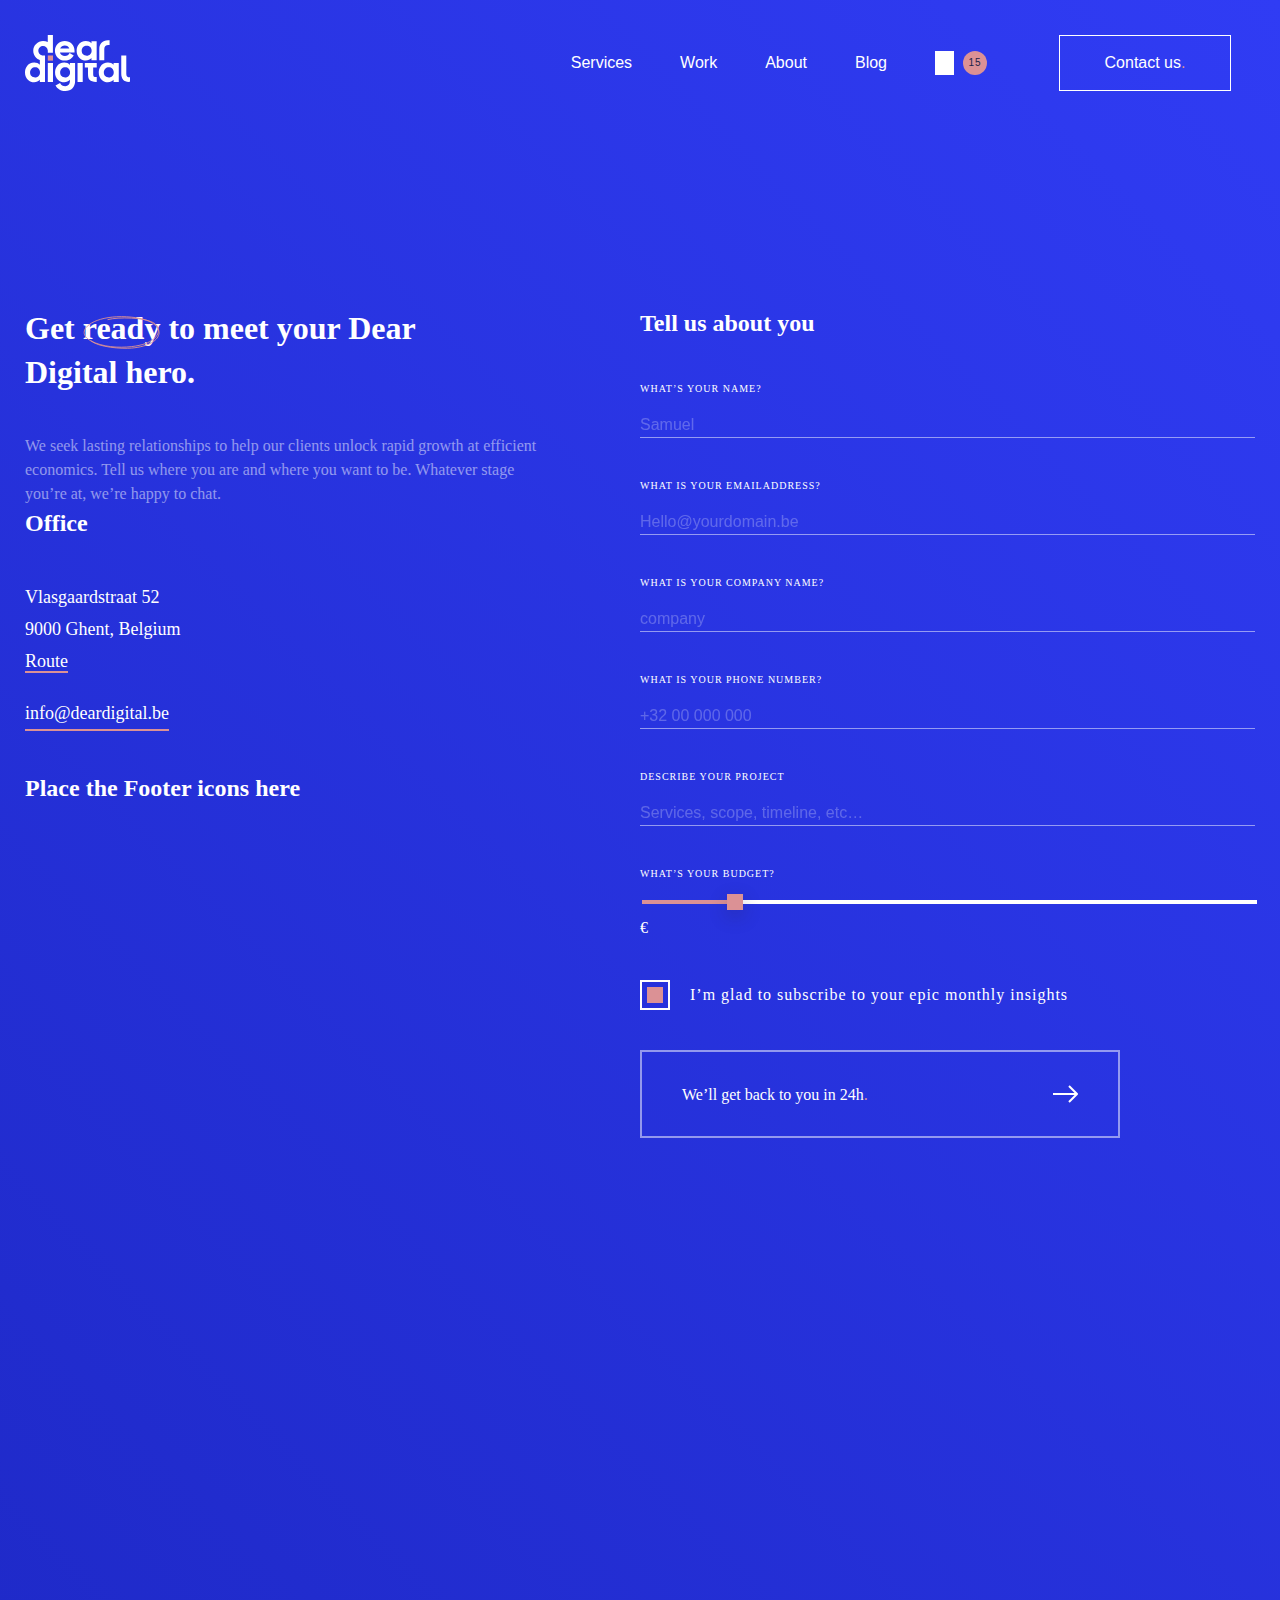
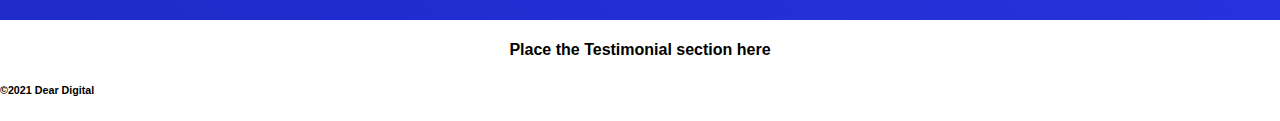
<file: contact.html>
<!-- 05-08-2021 Commit -->
<html>
    <head>
        <title>Dear Digital</title>
        <link href="main.css" rel="stylesheet"></link>

        <script src="https://code.jquery.com/jquery-3.6.0.js" integrity="sha256-H+K7U5CnXl1h5ywQfKtSj8PCmoN9aaq30gDh27Xc0jk=" crossorigin="anonymous"></script>
        <!-- 06-08-2021 Commit -->
        <link href="assets/css/slick.css" rel="stylesheet"></link>
        <script src="assets/js/slick.js"></script>
        <!-- 06-08-2021 Commit Ends -->
        <script>

          $(document).ready(function(){

            //accordion script
            $(".accordion").click(function() {
              console.log("clicked");
              var acc1 = $(this).hasClass('accordion-active')
              console.log(acc1);
              $(".accordion").each(function() {
                $(this).removeClass("accordion-active");
                var panel1 = $(this).next()[0];
                console.log(panel1);
                panel1.classList.remove("panel-max");
              });
              if(acc1) {
                $(this).removeClass("accordion-active")
                var panel2 = $(this).next()[0];
                console.log(panel2);
                panel2.classList.remove("panel-max");
              }
              else {
                $(this).addClass("accordion-active")
                var panel3 = $(this).next()[0];
                console.log(panel3);
                panel3.classList.add("panel-max");
              }
            });

            // Range Slider script
            var slider = document.getElementById("mobileRange");
            var output = document.getElementById("budget");
            output.innerHTML = slider.value;

            slider.oninput = function() {
              output.innerHTML = this.value;
              var value = (this.value-this.min)/(this.max-this.min)*100
              this.style.background = 'linear-gradient(to right, #DB9195 0%, #DB9195 ' + value + '%, #fff ' + value + '%, white 100%)'
          }

        });
        </script>

    </head>
    <body>
      <header class="header">
        <div class="header-wrapper">
          <nav class="left-nav no-t-m">
            <a href="./index.html"><img src="assets/icons/Header-Logo.svg" alt="Header Logo" /></a>
          </nav>
          <nav class="right-nav no-t-m">
            <ul class="header-nav-list header-nav-list-small">
              <!-- 06-08-2021 Commit -->
              <li class="services-dropdown no-m"><a href="./services.html">Services</a>
                <div class="arrow-up"></div>
                <ul class="header-nav-list-sub">
                  <li><a href="./services.html"><img src="assets/icons/sales.svg" alt="sales-logo"> E-commerce Sales</a></li>
                  <li><a href="./services.html"><img src="assets/icons/development.svg" alt="development-logo"> E-commerce Development</a></li>
                </ul>
              </li>
              <li class="no-m"><a href="./work.html">Work</a></li>
              <li class="about-dropdown no-m"><a href="./about.html">About</a>
                <div class="arrow-up"></div>
                <ul class="header-nav-list-sub about-sub-list">
                  <li><a href="./about.html">Our team of experts</a></li>
                  <li><a href="./about.html">Your new career</a></li>
                </ul>
              </li>
              <li class="no-m"><a href="/pages/blog">Blog</a></li>
              <li><a href="./cart.html" class="no-m"><img src="assets/imgs/cart.jpg" alt="cart icon"><span class="cart-item-count">15</span></a></li>
              <!-- 06-08-2021 Commit Ends -->
              <li><a href="#"><button class="no-m">Contact us<span class="pink-dot">.</span></button></a></li>
            </ul>
          </nav>
        </div>
      </header>

      <div class="hero hero-homepage contactpage-hero">
        <div class="container flex-box-1">
          <div class="row middle-section">
            <div class="col-txt-1 t-m-order-1">
              <!-- 06-08-2021 Commit -->
              <h3>Get <span class="scribble-circle">ready</span> to meet your Dear Digital hero.</h3>
              <!-- 06-08-2021 Commit Ends -->
              <p>We seek lasting relationships to help our clients unlock rapid growth at efficient economics. Tell us where you are and where you want to be. Whatever stage you’re at, we’re happy to chat.</p>
              <h4>Office</h4>
              <div class="contact-address">Vlasgaardstraat 52 <br> 9000 Ghent, Belgium <br> <span class="underline-pink">Route</span>  <br>
                <a class="underline-pink" href="mailto:info@deardigital.be">info@deardigital.be</a>
              </div>
              <div class="footer-icons">
                <h4>Place the Footer icons here</h4>
              </div>
            </div>
            <div class="col-txt-1 t-m-order-2">
              <h4>Tell us about you</h4>
              <form id="customer-contact" method="post">
                <label for="CustomerName">What’s your name?</label>
                <input type="text" class="white-border" placeholder="Samuel" name="customer[Name]" id="CustomerName" autocorrect="off" autocapitalize="off" required>
                <label for="CustomerEmail">what is your emailaddress?</label>
                <input type="text" class="white-border" placeholder="Hello@yourdomain.be" name="customer[Email]" id="CustomerEmail" autocorrect="off" autocapitalize="off" required>
                <label for="CustomerCompany">what is your company name?</label>
                <input type="text" class="white-border" placeholder="company" name="customer[Company]" id="CustomerCompany" autocorrect="off" autocapitalize="off" required>
                <label for="CustomerPhone">what is your phone number?</label>
                <input type="text" class="white-border" placeholder="+32 00 000 000" name="customer[Phone]" id="CustomerPhone" autocorrect="off" autocapitalize="off" required>
                <label for="CustomerProject">Describe your project</label>
                <input type="text" class="white-border" placeholder="Services, scope, timeline, etc…" name="customer[Project]" id="CustomerProject" autocorrect="off" autocapitalize="off" required>
                <label for="CustomerBudget">what’s your budget?</label>
                <input type="range" min="1000" max="100000" value="15000" class="slider" id="mobileRange">
		            <p class="amount">€<span id="budget"></span></p>
                <label class="checkbox-container">I’m glad to subscribe to your epic monthly insights
                  <input type="checkbox" checked="checked">
                  <span class="checkmark"></span>
                </label>
                <button class="btn" type="submit">
                  <span>We’ll get back to you in 24h<span class="pink-dot">.</span></span>
                    <img src="assets/icons/arrow-white.svg" alt="white arrow btn"></a>
                </button>
              </form>
            </div>
          </div>
        </div>
      </div>

      <div class="">
        <h4 class="text-center">Place the Testimonial section here</h4>
      </div>

      <footer>
          <h6>©2021 Dear Digital</h6>
      </footer>
    </body>
</html>
</file>
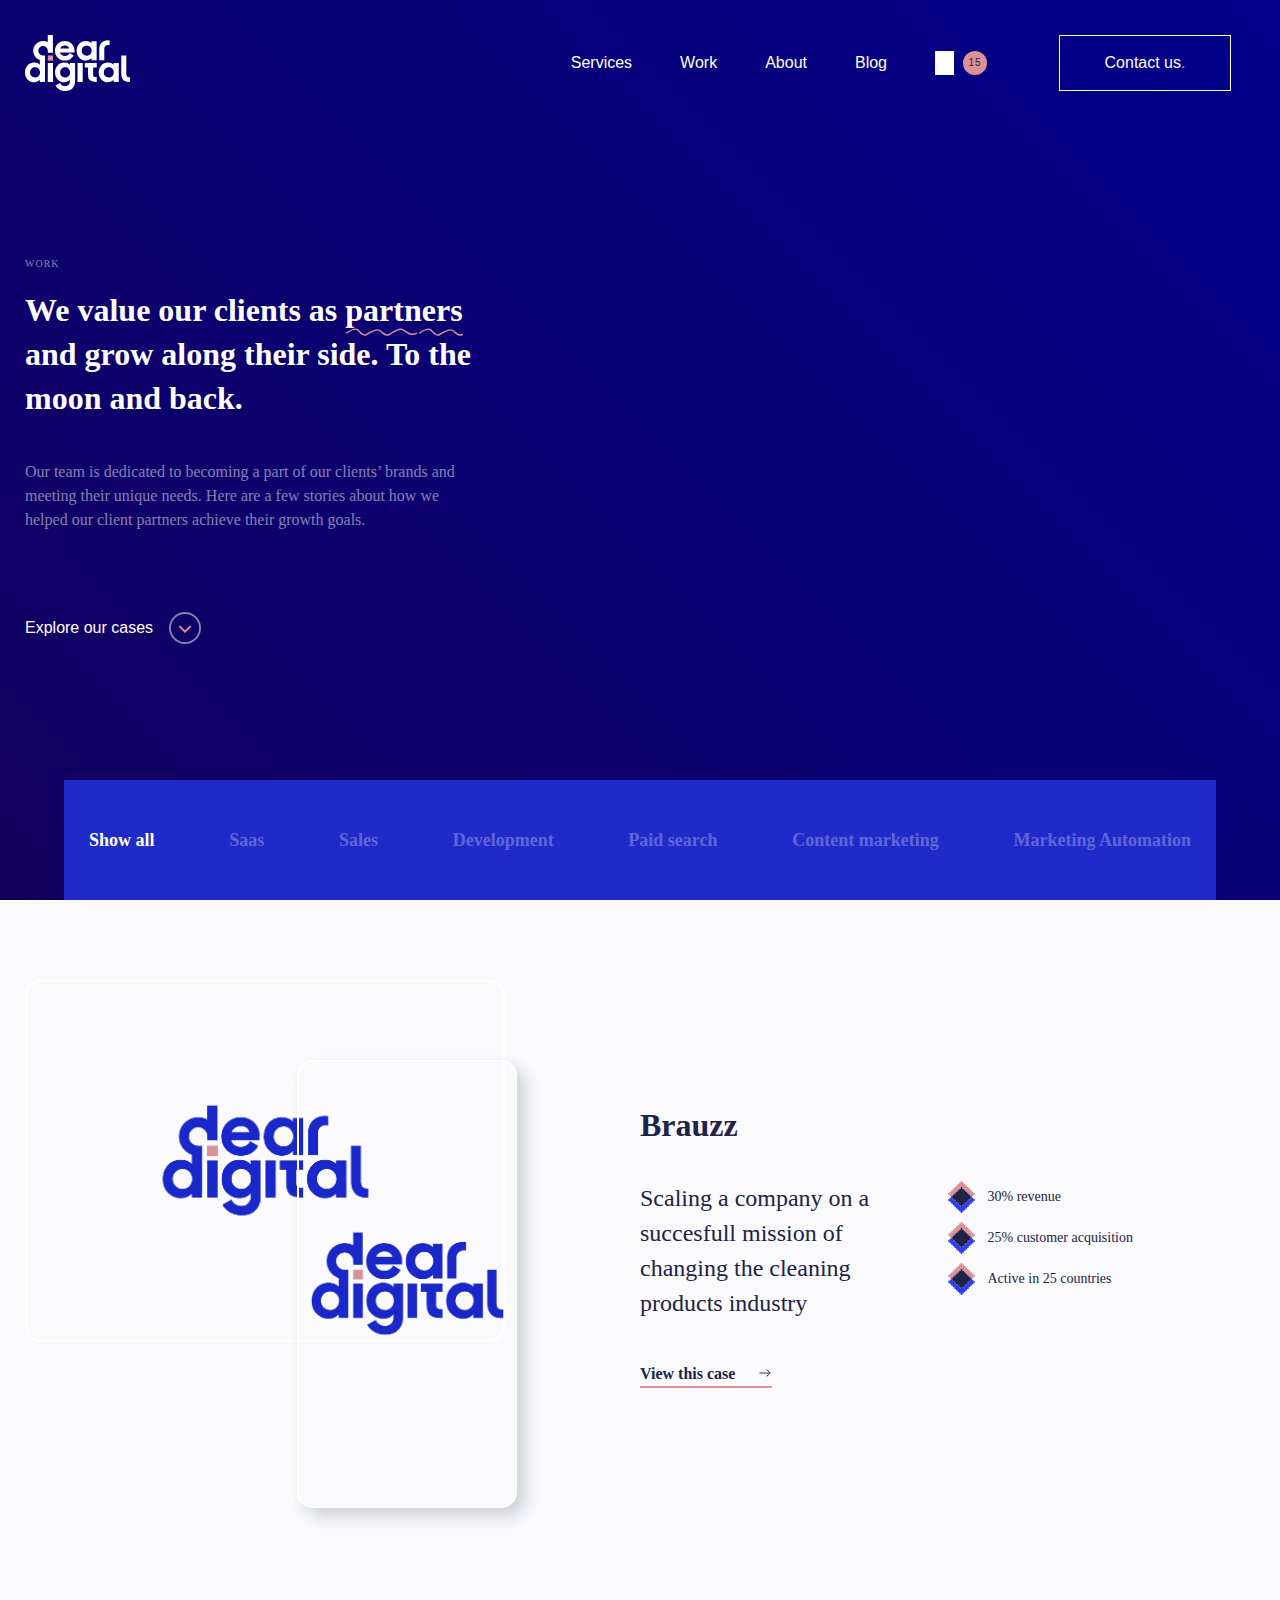
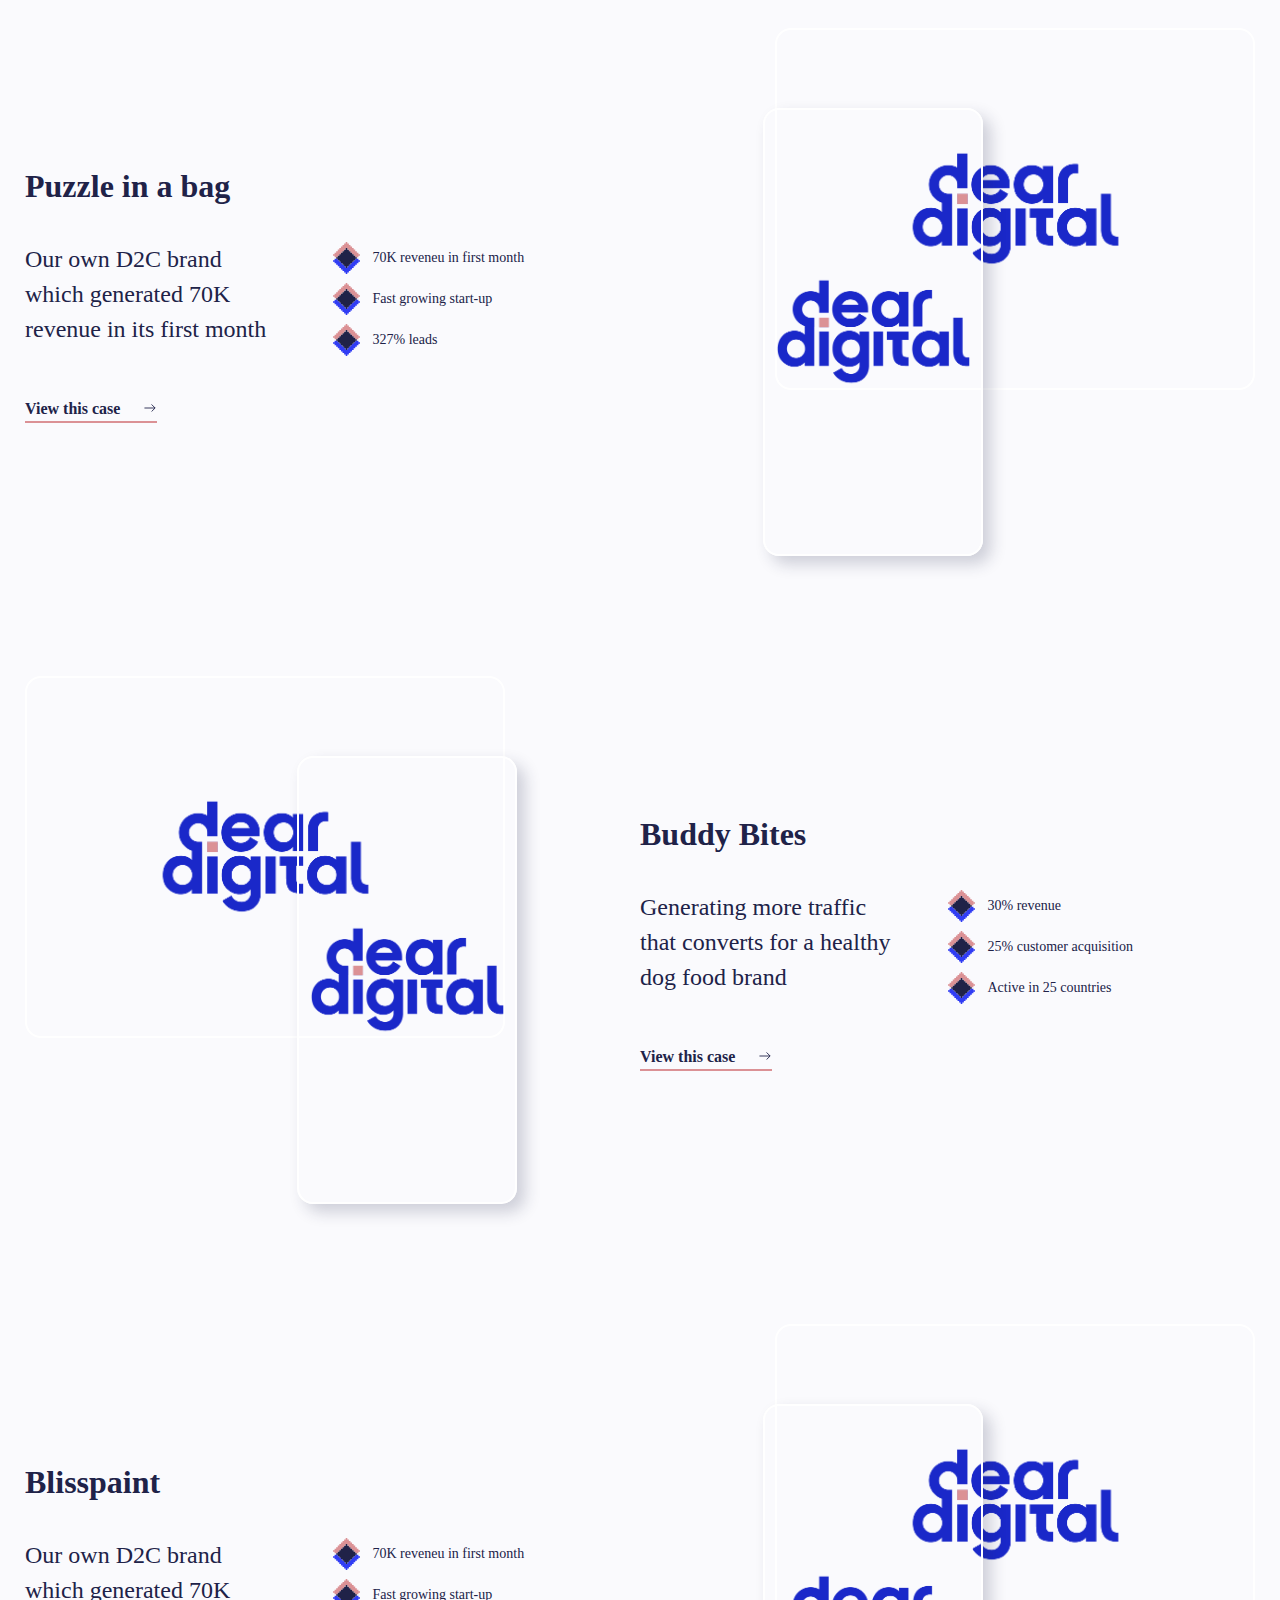
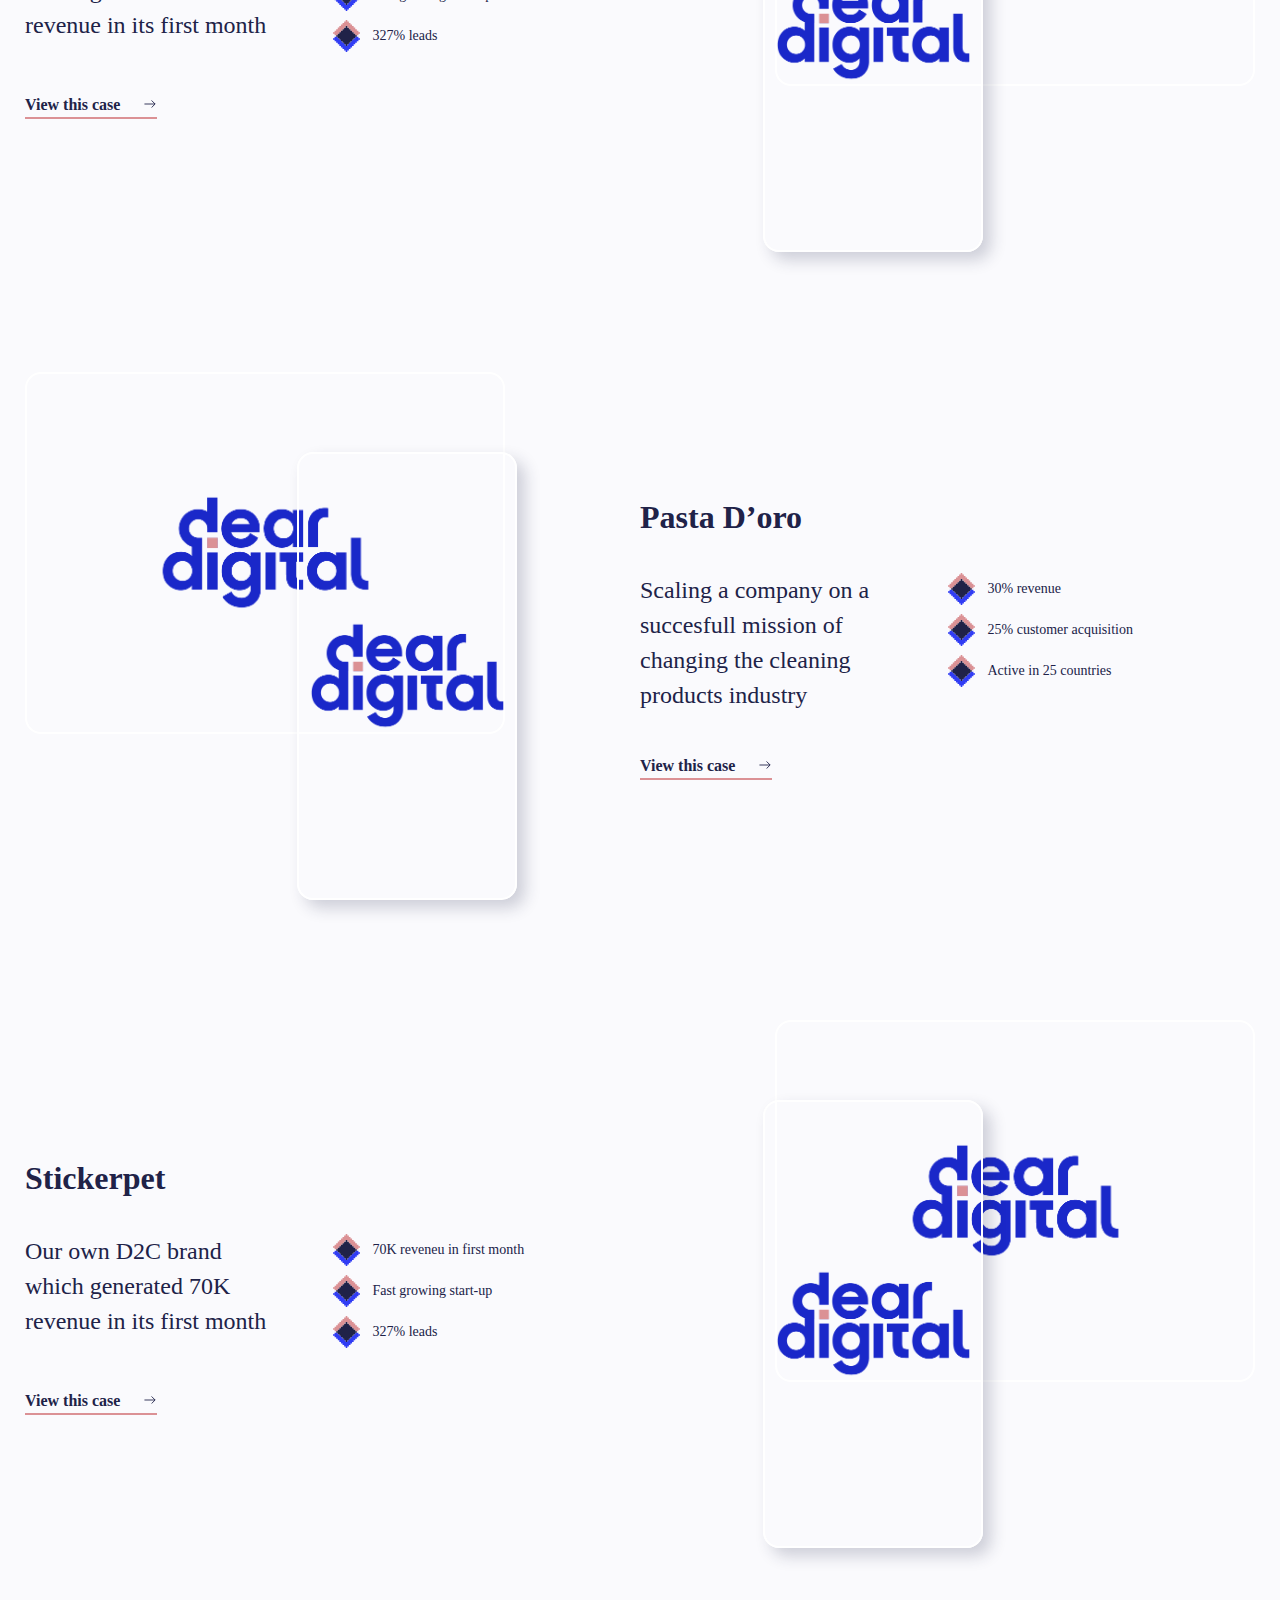
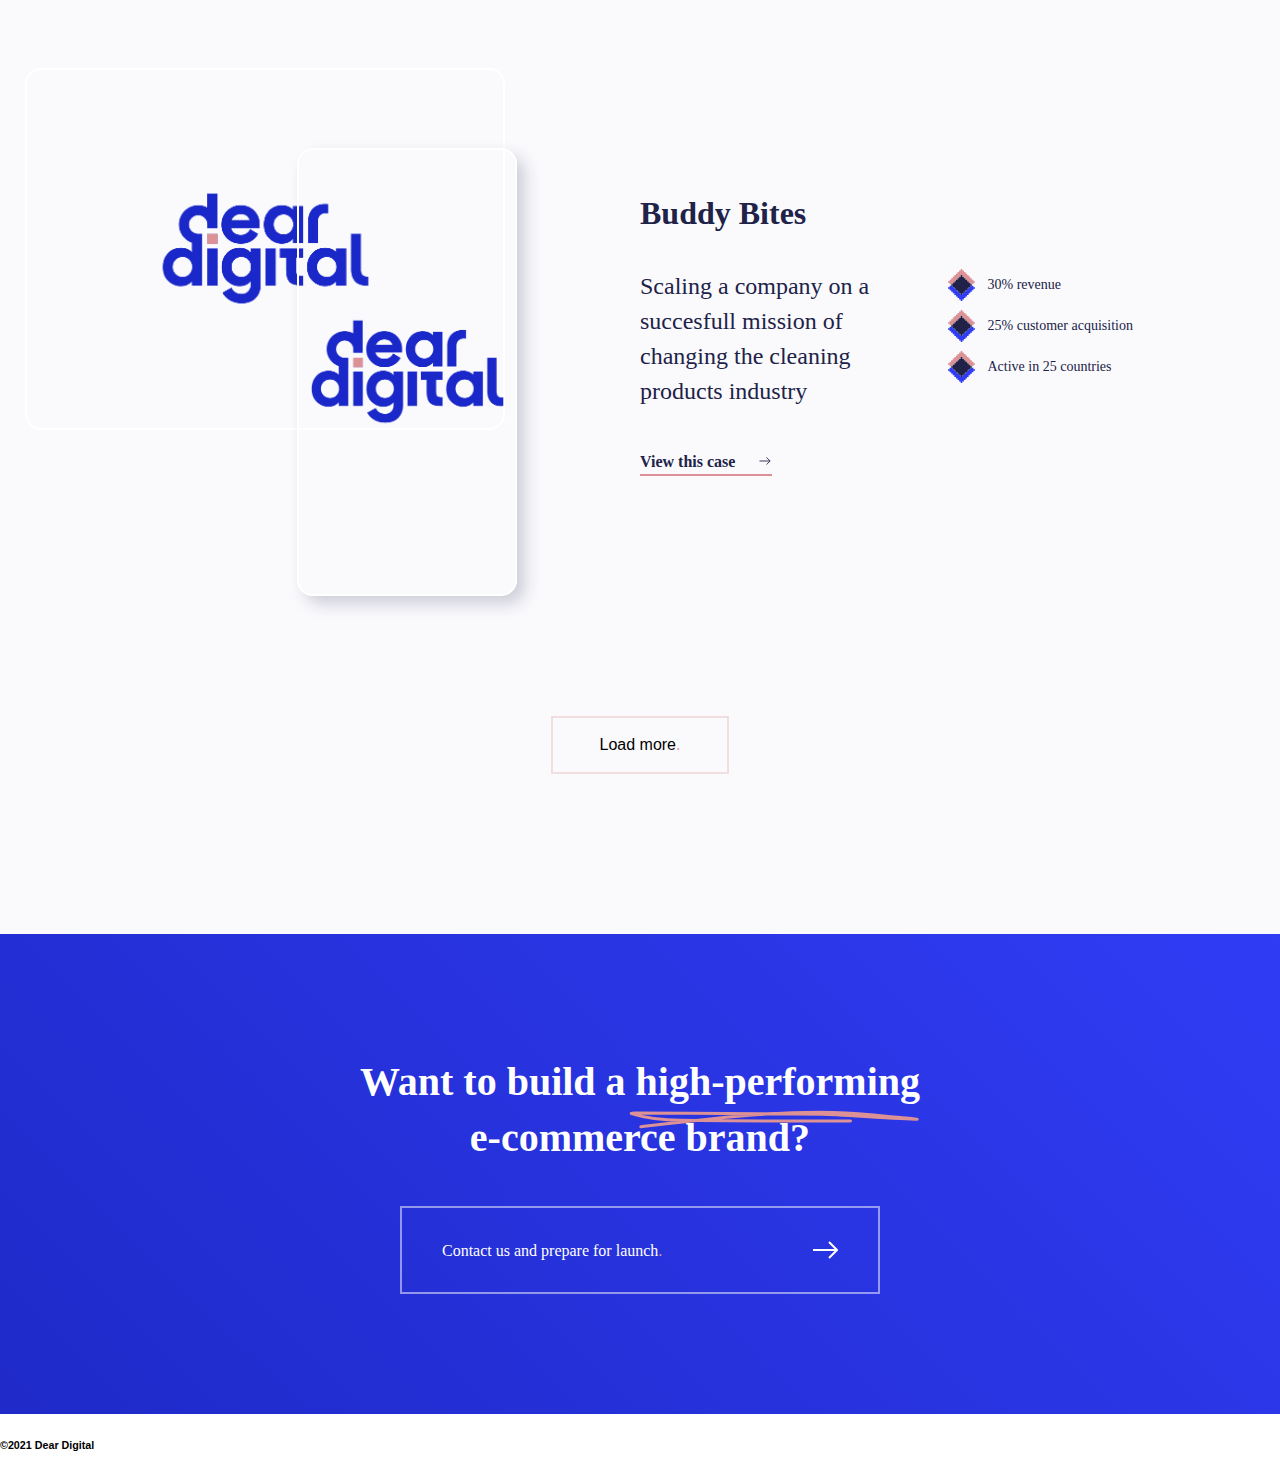
<file: work.html>
<!-- 05-08-2021 Commit -->
<html>
    <head>
        <title>Dear Digital</title>
        <link href="main.css" rel="stylesheet"></link>

        <script src="https://code.jquery.com/jquery-3.6.0.js" integrity="sha256-H+K7U5CnXl1h5ywQfKtSj8PCmoN9aaq30gDh27Xc0jk=" crossorigin="anonymous"></script>
        <script>
        $(document).ready(function () {
          $(".header-link").removeClass("page-selected")
          if(window.location.href.indexOf("work") > -1) {
            // console.log("1");
            $(".header-link").each(function() {
              // console.log("2");
              if($(this).text() == "Work") {
                // console.log("3");
              	$(this).addClass("page-selected");
              }
           });
          }
          if(window.location.href.indexOf("service") > -1) {
            $(".header-link").each(function() {
              if($(this).text() == "service") {
              	$(this).addClass("page-selected");
              }
           });
          }
          if(window.location.href.indexOf("about") > -1) {
            $(".header-link").each(function() {
              if($(this).text() == "about") {
              	$(this).addClass("page-selected");
              }
           });
          }
        });
        </script>
        <script>

          $(document).ready(function(){

            //accordion script
            $(".accordion").click(function() {
              console.log("clicked");
              var acc1 = $(this).hasClass('accordion-active')
              console.log(acc1);
              $(".accordion").each(function() {
                $(this).removeClass("accordion-active");
                var panel1 = $(this).next()[0];
                console.log(panel1);
                panel1.classList.remove("panel-max");
              });
              if(acc1) {
                $(this).removeClass("accordion-active")
                var panel2 = $(this).next()[0];
                console.log(panel2);
                panel2.classList.remove("panel-max");
              }
              else {
                $(this).addClass("accordion-active")
                var panel3 = $(this).next()[0];
                console.log(panel3);
                panel3.classList.add("panel-max");
              }
            });

            // 19-08-2021 Commit
            $(".work-type").click(function() {
              $(".work-type").removeClass("work-selected");
              $(this).addClass("work-selected");
              $(".our-products").removeClass("rev-cols");
              $(".our-products").addClass("no-disp");

              if ($(this).text() == "Show all") {
                $(".our-products").removeClass("no-disp");
              }
              else if ($(this).text() == "Saas") {
                $(".our-products").each(function () {
                  if ($(this).hasClass("Saas")) {
                    $(this).removeClass("no-disp");
                  }
                });
              }
              else if ($(this).text() == "Sales") {
                $(".our-products").each(function () {
                  if ($(this).hasClass("Sales")) {
                    $(this).removeClass("no-disp");
                  }
                });
              }
              else if ($(this).text() == "Development") {
                $(".our-products").each(function () {
                  if ($(this).hasClass("Development")) {
                    $(this).removeClass("no-disp");
                  }
                });
              }
              else if ($(this).text() == "Paid search") {
                $(".our-products").each(function () {
                  if ($(this).hasClass("Paid-search")) {
                    $(this).removeClass("no-disp");
                  }
                });
              }
              else if ($(this).text() == "Content marketing") {
                $(".our-products").each(function () {
                  if ($(this).hasClass("Content-marketing")) {
                    $(this).removeClass("no-disp");
                  }
                });
              }
              else if ($(this).text() == "Marketing Automation") {
                $(".our-products").each(function () {
                  if ($(this).hasClass("Marketing-Automation")) {
                    $(this).removeClass("no-disp");
                  }
                });
              }

              var counter=1;
              $(".our-products:not(.no-disp)").each(function () {
                if(counter % 2 == 0) {
                  $(this).addClass("rev-cols");
                }
                counter=counter+1;
              });
            });
            // 19-08-2021 Commit Ends
        });
        </script>

    </head>
    <body>
      <header class="header">
        <div class="header-wrapper">
          <nav class="left-nav no-t-m">
            <a href="./index.html"><img src="assets/icons/Header-Logo.svg" alt="Header Logo" /></a>
          </nav>
          <nav class="right-nav no-t-m">
            <ul class="header-nav-list header-nav-list-small">
              <!-- 06-08-2021 Commit -->
              <li class="services-dropdown no-m"><a href="./services.html" class="header-link">Services</a>
                <div class="arrow-up"></div>
                <ul class="header-nav-list-sub">
                  <li><a href="./services.html"><img src="assets/icons/sales.svg" alt="sales-logo"> E-commerce Sales</a></li>
                  <li><a href="./services.html"><img src="assets/icons/development.svg" alt="development-logo"> E-commerce Development</a></li>
                </ul>
              </li>
              <li class="no-m"><a href="#" class="header-link">Work</a></li>
              <li class="about-dropdown no-m"><a href="./about.html" class="header-link">About</a>
                <div class="arrow-up"></div>
                <ul class="header-nav-list-sub about-sub-list">
                  <li><a href="./about.html">Our team of experts</a></li>
                  <li><a href="./about.html">Your new career</a></li>
                </ul>
              </li>
              <li class="no-m"><a href="/pages/blog">Blog</a></li>
              <li><a href="./cart.html" class="no-m"><img src="assets/imgs/cart.jpg" alt="cart icon"><span class="cart-item-count">15</span></a></li>
              <!-- 06-08-2021 Commit Ends -->
              <li><a href="./contact.html"><button class="no-m">Contact us<span class="pink-dot">.</span></button></a></li>
            </ul>
          </nav>
        </div>
      </header>

      <div class="hero hero-workpage">
        <div class="container flex-box-1">
          <div class="row middle-section">
            <div class="col-txt-1 t-m-order-2">
              <span class="dear-digital-text">work</span>
              <!-- 06-08-2021 Commit -->
              <h3>We value our clients as <span class="scribble-underline scribble-wave">partners</span> <br> and grow along their side. To the <br> moon and back.</h3>
              <p>Our team is dedicated to becoming a part of our clients’ brands and <br> meeting their unique needs. Here are a few stories about how we <br> helped our client partners achieve their growth goals.</p>
              <!-- 06-08-2021 Commit Ends -->
              <div class="work-explore-link">
                <div class="">
                  <a href="#products-block">Explore our cases <img src="assets/icons/round-button.svg" alt="work explore button"></a>
                </div>
              </div>
            </div>
          </div>
        </div>
        <div class="container">
          <section class="work-section flex-box-1 justify-between">
            <span class="work-type work-selected user-select-none">Show all</span>
            <span class="work-type user-select-none">Saas</span>
            <span class="work-type user-select-none">Sales</span>
            <span class="work-type user-select-none">Development</span>
            <span class="work-type user-select-none">Paid search</span>
            <span class="work-type user-select-none">Content marketing</span>
            <span class="work-type user-select-none">Marketing Automation</span>
          </section>
        </div>
      </div>

      <div class="products-section" id="products-block">
        <div class="container padd-top padd-bottom">
          <!-- 19-08-2021 Commit -->
          <div class="products-wrapper">
            <div class="our-products Saas Paid-search">
              <div class="product-img">
                <img src="assets/imgs/BLUE-ON-WHITE-BG-01.png" class="product-desktop-img" alt="product desktop image">
                <img src="assets/imgs/BLUE-ON-WHITE-BG-01.png" class="product-mobile-img" alt="product mobile image">
              </div>
              <div class="product-contents">
                <h3 class="product-heading">Brauzz</h3>
                <div class="product-desc">
                  <p>Scaling a company on a  succesfull mission of changing the cleaning products industry</p>
                  <ul class="product-list">
                    <li>30% revenue</li>
                    <li>25% customer acquisition</li>
                    <li>Active in 25 countries</li>
                  </ul>
                </div>
                <a href="#" class="product-link"><span>View this case</span> <img src="assets/icons/right-arrow.svg" alt="right arrow btn"></a>
              </div>
            </div>

            <div class="our-products rev-cols Saas Sales">
              <div class="product-img">
                <img src="assets/imgs/BLUE-ON-WHITE-BG-01.png" class="product-mobile-img" alt="product mobile image">
                <img src="assets/imgs/BLUE-ON-WHITE-BG-01.png" class="product-desktop-img" alt="product desktop image">
              </div>
              <div class="product-contents">
                <h3 class="product-heading">Puzzle in a bag</h3>
                <div class="product-desc">
                  <p>Our own D2C brand <br> which generated 70K <br> revenue in its first month</p>
                  <ul class="product-list">
                    <li>70K reveneu in first month</li>
                    <li>Fast growing start-up</li>
                    <li>327% leads</li>
                  </ul>
                </div>
                <a href="#" class="product-link"><span>View this case</span> <img src="assets/icons/right-arrow.svg" alt="right arrow btn"></a>
              </div>
            </div>

            <div class="our-products Development Content-marketing">
              <div class="product-img">
                <img src="assets/imgs/BLUE-ON-WHITE-BG-01.png" class="product-desktop-img" alt="product desktop image">
                <img src="assets/imgs/BLUE-ON-WHITE-BG-01.png" class="product-mobile-img" alt="product mobile image">
              </div>
              <div class="product-contents">
                <h3 class="product-heading">Buddy Bites</h3>
                <div class="product-desc">
                  <p>Generating more traffic <br> that converts for a healthy <br> dog food brand</p>
                  <ul class="product-list">
                    <li>30% revenue</li>
                    <li>25% customer acquisition</li>
                    <li>Active in 25 countries</li>
                  </ul>
                </div>
                <a href="#" class="product-link"><span>View this case</span> <img src="assets/icons/right-arrow.svg" alt="right arrow btn"></a>
              </div>
            </div>

            <div class="our-products rev-cols Paid-search Marketing-Automation">
              <div class="product-img">
                <img src="assets/imgs/BLUE-ON-WHITE-BG-01.png" class="product-mobile-img" alt="product mobile image">
                <img src="assets/imgs/BLUE-ON-WHITE-BG-01.png" class="product-desktop-img" alt="product desktop image">
              </div>
              <div class="product-contents">
                <h3 class="product-heading">Blisspaint</h3>
                <div class="product-desc">
                  <p>Our own D2C brand <br> which generated 70K <br> revenue in its first month</p>
                  <ul class="product-list">
                    <li>70K reveneu in first month</li>
                    <li>Fast growing start-up</li>
                    <li>327% leads</li>
                  </ul>
                </div>
                <a href="#" class="product-link"><span>View this case</span> <img src="assets/icons/right-arrow.svg" alt="right arrow btn"></a>
              </div>
            </div>

            <div class="our-products Sales Content-marketing">
              <div class="product-img">
                <img src="assets/imgs/BLUE-ON-WHITE-BG-01.png" class="product-desktop-img" alt="product desktop image">
                <img src="assets/imgs/BLUE-ON-WHITE-BG-01.png" class="product-mobile-img" alt="product mobile image">
              </div>
              <div class="product-contents">
                <h3 class="product-heading">Pasta D’oro</h3>
                <div class="product-desc">
                  <p>Scaling a company on a  succesfull mission of changing the cleaning products industry</p>
                  <ul class="product-list">
                    <li>30% revenue</li>
                    <li>25% customer acquisition</li>
                    <li>Active in 25 countries</li>
                  </ul>
                </div>
                <a href="#" class="product-link"><span>View this case</span> <img src="assets/icons/right-arrow.svg" alt="right arrow btn"></a>
              </div>
            </div>

            <div class="our-products rev-cols Development Marketing-Automation">
              <div class="product-img">
                <img src="assets/imgs/BLUE-ON-WHITE-BG-01.png" class="product-mobile-img" alt="product mobile image">
                <img src="assets/imgs/BLUE-ON-WHITE-BG-01.png" class="product-desktop-img" alt="product desktop image">
              </div>
              <div class="product-contents">
                <h3 class="product-heading">Stickerpet</h3>
                <div class="product-desc">
                  <p>Our own D2C brand <br> which generated 70K <br> revenue in its first month</p>
                  <ul class="product-list">
                    <li>70K reveneu in first month</li>
                    <li>Fast growing start-up</li>
                    <li>327% leads</li>
                  </ul>
                </div>
                <a href="#" class="product-link"><span>View this case</span> <img src="assets/icons/right-arrow.svg" alt="right arrow btn"></a>
              </div>
            </div>

            <div class="our-products fade-product Paid-search">
              <div class="product-img Sales Development">
                <img src="assets/imgs/BLUE-ON-WHITE-BG-01.png" class="product-desktop-img" alt="product desktop image">
                <img src="assets/imgs/BLUE-ON-WHITE-BG-01.png" class="product-mobile-img" alt="product mobile image">
              </div>
              <div class="product-contents">
                <h3 class="product-heading">Buddy Bites</h3>
                <div class="product-desc">
                  <p>Scaling a company on a  succesfull mission of changing the cleaning products industry</p>
                  <ul class="product-list">
                    <li>30% revenue</li>
                    <li>25% customer acquisition</li>
                    <li>Active in 25 countries</li>
                  </ul>
                </div>
                <a href="#" class="product-link"><span>View this case</span> <img src="assets/icons/right-arrow.svg" alt="right arrow btn"></a>
              </div>
            </div>

            <div class="articles-end-blur"></div>
          </div>
          <!-- 19-08-2021 Commit Ends -->

          <div class="load-more-btn marg-bottom">Load more<span class="pink-dot">.</span>
          </div>

        </div>
      </div>

      <div class="hero-homepage work-contact-block">
        <div class="container flex-box-1 justify-center contact-us">
          <div class="flex-center">
            <!-- 06-08-2021 Commit -->
            <h3 class="our-services-heading"><span class="scribble-underline scribble-workpage">Want to build a high-performing <br> e-commerce brand?</span></h3>
            <!-- 06-08-2021 Commit Ends -->
            <a href="/" class="btn">
              <span>Contact us and prepare for launch<span class="pink-dot">.</span></span>
              <img src="assets/icons/arrow-white.svg" alt="white arrow btn"></a>
            </a>
          </div>
        </div>
      </div>

      <footer>
          <h6>©2021 Dear Digital</h6>
      </footer>
    </body>
</html>
</file>
<file: main.css>
/* 03-08-2021 Commit */
* {
  outline: none !important;
  box-sizing: border-box;
  opacity: 1;
}
html {
  scroll-behavior: smooth;
}
body {
  background-color: #fff;
  font-family: Poppins,sans-serif;
  font-weight: 400;
  margin: 0;
}
/* 06-08-2021 Commit */
.container {
  display: block;
  position: relative;
  width: 100%;
  max-width: 1650px;
  padding: 0 25px;
  margin: 0 auto;
}
/* 06-08-2021 Commit Ends */
.rel {
  position: relative !important;
}
.text-center {
  text-align: center !important;
}
.justify-center {
  justify-content: center !important;
}
.center-it {
  display: block !important;
  margin: 0 auto !important;
}
.flex-box-1 {
  display: flex;
  height: 100%;
}
.flex-center {
  align-self: center;
}
.no-disp {
  display: none !important;
}

/* Header CSS */
header {
    font-family: Poppins SemiBold,sans-serif;
    background-color: transparent;
    display: block;
    justify-content: space-between;
    align-items: center;
    height: 126px;
    position: absolute;
    z-index: 9;
    width: 100%;
    top: 0;
}
.header-wrapper {
  display: flex;
  position: relative;
  width: 100%;
  height: 126px !important;
  max-width: 1650px;
  padding: 0 25px;
  margin: 0 auto;
}
header nav.left-nav {
    width: 35%;
    text-align: left;
    align-self: center;
}
header nav.left-nav img {
    max-height: 56px;
}
header nav.right-nav {
    width: 65%;
    text-align: right;
    align-self: center;
}
header .header-nav-list {
    list-style: none;
    padding: 0;
    margin: 0;
    display: flex;
    align-items: center;
    justify-content: flex-end;
}
header .header-nav-list li {
    display: inline-flex;
}
header .header-nav-list a, header .header-nav-list button {
    display: flex;
    align-items: center;
    font-weight: 300;
    font-size: 16px;
    margin: 0 24px;
    line-height: 24px;
    color: #fff;
    font-family: Poppins SemiBold,sans-serif;
    text-decoration: none;
    /* text-transform: uppercase; */
    transition: all .4s ease;
}
header .header-nav-list button:last-child {
    margin-right: 0;
}
.pink-dot {
    color: #DB9195;
}
.header-nav-list button {
    display: flex;
    justify-content: center;
    align-items: center;
    width: 172px;
    height: 56px;
    background-color: transparent;
    border: 1px solid #fff;
}
.cart-item-count {
    display: inline-flex;
    justify-content: center;
    align-items: center;
    background-color: #DB9195;
    color: #202248;
    width: 24px;
    height: 24px;
    border-radius: 50%;
    font-size: 10px;
    line-height: 16px;
    text-align: center;
    letter-spacing: 1px;
    margin-left: 9px;
}
/* 06-08-2021 Commit */
.hero {
    height: 56vw;
    width: 100%;
    position: relative;
    overflow: hidden;
    max-height: none;
    background-position: center;
    background-size: cover;
    /* margin-bottom: 80px; */
}
/* 06-08-2021 Commit Ends */
.hero-homepage {
    background: linear-gradient(45deg, #1F2AC9, #303CF4);
}
.hero-heading {
  margin: 0px;
  width: 100%;
  max-width: 800px;
  text-align: left;
  font-family: Poppins SemiBold,sans-serif;
  font-size: 56px;
  line-height: 72px;
  color: #fff;
}

/* 04-08-2021 Commit */
.align-center {
  align-items: center;
}
.flex-column {
  flex-direction: column;
}
.justify-around {
  justify-content: space-around;
}
.justify-between {
  justify-content: space-between;
}
.marg-top {
  margin-top: 80px !important;
}
.marg-bottom {
  margin-bottom: 80px !important;
}
.padd-top {
  padding-top: 80px !important;
}
/* 08-08-2021 Commit */
.padd-bottom {
  padding-bottom: 80px !important;
}
/* 08-08-2021 Commit Ends */
.services-section {
  position: absolute;
  left: 0;
  bottom: 0;
  width: 70vw;
  max-width: 1440px;
  height: 240px;
}
.services-block {
  width: 100%;
  max-width: 680px;
  background-color: #DB9195;
  color: #fff;
  text-decoration: none;
}
.services-block:first-child {
  border-right: 2px solid rgba(255,255,255,0.5);;
}
/* 06-08-2021 Commit */
.services-block .flex-box-1 {
  max-width: 380px;
  margin: 0 auto;
}
.services-heading {
  width: 100%;
  font-family: Poppins SemiBold,sans-serif;
  font-size: 24px;
  line-height: 35px;
  color: #202248;
  text-align: left;
  margin: 0 0 30px;
}
.bullets-pts {
  font-size: 18px;
  margin-right: 8px;
}
.services-text {
  width: 100%;
  text-align: left;
  font-size: 18px;
  line-height: 28px;
  font-family: Poppins SemiBold,sans-serif;
  margin: 0;
}
/* 06-08-2021 Commit */

.services-block .services-heading img {
  margin-left: 12px;
  height: 16px;
}
.explore-link {
  position: absolute;
  right: 25px;
  bottom: 0;
  margin-bottom: 44px;
}
.explore-link a {
  display: flex;
  align-items: center;
  font-family: Poppins SemiBold,sans-serif;
  font-size: 16px;
  line-height: 24px;
  color: #fff;
  margin: 0;
  text-decoration: none;
}
.explore-link img {
  width: 32px;
  height: 32px;
  display: block;
  margin-left: 16px;
}
.blue-background {
    background-color: #2631D4;
}
.pink-background {
    background-color: #DB9195;
}
/* 06-08-2021 Commit */
.middle-section {
    width: 100%;
    padding: 160px 0;
}
/* 06-08-2021 Commit Ends */
.row {
    display: flex;
    justify-content: space-between;
}
.col-img-1 {
    width: 40%;
    align-self: center;
}
.col-img-1 img {
    width: 100%;
    height: 100%;
    object-fit: cover;
    display: block;
}
.col-txt-1 {
    width: 50%;
    align-self: center;
}
.dear-digital-text {
    display: block;
    color: rgba(255,255,255,0.5);
    font-family: Poppins;
    font-size: 10px;
    font-weight: 500;
    letter-spacing: 1px;
    line-height: 16px;
    text-transform: uppercase;
}
/* 06-08-2021 Commit */
.middle-section .col-txt-1 h3 {
    max-width: 800px;
    color: #fff;
    font-family: Poppins;
    font-size: 40px;
    font-weight: 600;
    letter-spacing: 0;
    line-height: 56px;
    margin: 16px 0 40px;
}
.middle-section .col-txt-1 p {
    max-width: 640px;
    color: rgba(255,255,255,0.5);
    font-family: Poppins;
    font-size: 18px;
    letter-spacing: 0;
    line-height: 32px;
    margin: 0;
}
/* 06-08-2021 Commit Ends */
.btn {
    width: 480px;
    height: 88px;
    display: flex;
    align-items: center;
    justify-content: space-between;
    color: rgba(255,255,255,0.5);
    border: 2px solid rgba(255,255,255,0.5);
    color: #FFFFFF;
    font-family: Poppins;
    font-size: 16px;
    font-weight: 500;
    letter-spacing: 0;
    line-height: 25px;
    text-decoration: none;
    padding: 0 40px;
}
.rectangle-2 {
    width: 100%;
    max-width: 1600px;
    height: 595px;
    background-color: #FFFFFF;
    box-shadow: 4px 4px 24px 0 rgba(32,34,72,0.4);
    margin: 0 auto;
}
.our-services {
    display: flex;
    color: #8F94E4;
    font-family: Poppins;
    font-size: 10px;
    font-weight: 500;
    letter-spacing: 1px;
    line-height: 16px;
    margin: 40px 160px 30px;
    text-transform: uppercase;
}
.rectangle-2 .our-services-block {
    display: flex;
    padding: 0 105px;
}
.col-one-three, .col-two-three {
    display: block;
    /* align-self: center; */
    width: 30%;
    max-width: 416px;
}
.our-services-heading {
    display: flex;
    align-items: center;
    color: #202248;
    font-family: Poppins;
    font-size: 24px;
    font-weight: 600;
    letter-spacing: 0;
    line-height: 35px;
    margin: 0;
}
.our-services-heading-2 {
    display: flex;
    align-items: center;
    max-width: 400px;
    color: #202248;
    font-family: Poppins;
    font-size: 32px;
    font-weight: 600;
    letter-spacing: 0;
    line-height: 48px;
    margin: 0 0 40px;
}
.our-services-heading img {
    width: 40px;
    height: 37px;
    margin-right: 16px;
}
.accordion-wrapper {
    max-width: 360px;
    border-bottom: .5px solid #000;
    margin: 0;
    margin-left: 56px;;
}
.accordion {
    display: flex;
    justify-content: space-between;
    background-color: transparent;
    cursor: pointer;
    padding: 20px 0;
    width: 100%;
    border: none;
    text-align: left;
    outline: 0;
    transition: .4s;
    margin: 0!important;
    position: relative;
    color: #202248;
    font-family: Poppins;
    font-size: 18px;
    font-weight: 600;
    letter-spacing: 0;
    line-height: 27px;
    /* padding-right: 40px; */
}
.accordion .symbol {
    display: flex;
    align-items: center;
    justify-content: center;
    height: 34px;
    width: 34px;
    background-color: #DB9195;
    border: 2px solid #DB9195;
    -webkit-transition-property: background,-webkit-transform;
    transition-property: transform,background,-webkit-transform;
    -webkit-transition-duration: .4s;
    transition-duration: .4s;
    -webkit-transition-timing-function: ease-in-out;
    transition-timing-function: ease-in-out;
    user-select: none; /* supported by Chrome and Opera */
   -webkit-user-select: none; /* Safari */
   -moz-user-select: none; /* Firefox */
   -ms-user-select: none; /* Internet Explorer/Edge */
    /* position: absolute;
    right: 0; */
}
.panel {
    padding: 0;
    background-color: transparent;
    max-height: 0;
    overflow: hidden;
    transition: max-height .4s ease-in-out;
}
.panel-max {
    max-height: none!important;
}
.panel p {
    margin: 0 0 16px;
}
.services-btn {
    width: 400px !important;
    color: rgba(32,34,72,0.4) !important;
    border: 2px solid rgba(32,34,72,0.4) !important;
}
.contact-us {
    height: 480px;
}
.contact-us h3 {
    font-size: 40px;
    line-height: 56px;
    text-align: center;
    margin-bottom: 40px;
}
.contact-us a {
    color: #202248;
    margin: 0 auto;
}
.contact-us .pink-dot {
    color: #fff;
}

@media (min-width: 1601px) {
  /* 06-08-2021 Commit */
  /* .explore-link {
    right: calc( 10% - 170px )%;
  } */
  /* 06-08-2021 Commit Ends */
}

/* 05-08-2021 Commit */
body span {
    user-select: none; /* supported by Chrome and Opera */
   -webkit-user-select: none; /* Safari */
   -moz-user-select: none; /* Firefox */
   -ms-user-select: none; /* Internet Explorer/Edge */
}
@media (min-width: 1024px) and (max-width: 1600px) {
  .rectangle-2 .our-services-block {
    padding: 0 20px;
  }
  .our-services {
    margin: 40px 80px 30px;
  }
  /* 08-08-2021 Commit */
  .work-section {
    /* max-width: 900px !important; */
    padding: 0 25px !important;
    left: 0 !important;
    right: 0 !important;
  }
  .work-type {
    /* font-size: 16px !important;
    padding: 0 12px !important; */
  }
  /* 08-08-2021 Commit Ends */

  /* 06-08-2021 Commit */

  /* .work-explore-link {
    margin: 40px 0 0 !important;
  } */

  /* 06-08-2021 Commit Ends */
  .contactpage-hero {
    height: 180vh !important;
  }
}

/* 08-08-2021 Commit */
@media (min-width: 1024px) and (max-width: 1360px) {
/* 08-08-2021 Commit Ends */

  /* 06-08-2021 Commit */
  .hero {
    height: 82vw;
  }
  .middle-section .col-txt-1 h3 {
    font-size: 32px;
    line-height: 44px;
  }
  .middle-section .col-txt-1 p {
    font-size: 16px;
    line-height: 24px;
  }
  .work-explore-link {
      margin-top: 80px !important;
  }
  /* 06-08-2021 Commit Ends */
  .services-btn {
    width: 300px !important;
  }

  /* 08-08-2021 Commit */
  .website-category-section {
      max-width: 900px !important;
  }
  .website-type {
      padding: 0 40px !important;
  }
  .product {
      margin: 0 6px;
  }
  /* 06-08-2021 Commit Ends */
}

/* 06-08-2021 Commit */
@media (min-width: 1361px) and (max-width: 1600px) {
  .hero {
    height: 62vw;
  }
  .work-explore-link {
      margin-top: 120px !important;
  }

  /* 08-08-2021 Commit */
  .website-category-section {
      max-width: 1100px !important;
  }
  .product {
      margin: 0 24px;
  }
  /* 08-08-2021 Commit Ends */
}
/* 06-08-2021 Commit Ends */
button {
  background: transparent;
  cursor: pointer;
}
.hero-workpage {
    background: linear-gradient(45deg, #13005E, #02008B);
}
/* 06-08-2021 Commit */
.hero-workpage .middle-section .col-txt-1 {
    width: 100%;
}
/* 06-08-2021 Commit Ends */
.hero-workpage .middle-section .col-txt-1 p {
    max-width: 510px;
}
/* 06-08-2021 Commit */
.work-explore-link {
    margin: 160px 0 0;
}
/* 06-08-2021 Commit Ends */
.work-explore-link a {
    display: flex;
    align-items: center;
    font-family: Poppins SemiBold,sans-serif;
    font-size: 16px;
    line-height: 24px;
    color: #fff;
    margin: 0;
    text-decoration: none;
}
.work-explore-link img {
    width: 32px;
    height: 32px;
    display: block;
    margin-left: 16px;
}
.work-section {
    position: absolute;
    bottom: 0;
    left: 5%;
    right: 5%;
    width: 90%;
    max-width: 1246px;
    height: 120px;
    background-color: #1F2AC9;
    margin: 0 auto;
    padding: 0 105px;
}
.work-type {
    display: flex;
    justify-content: center;
    align-items: center;
    font-family: Poppins;
    font-size: 18px;
    font-weight: 600;
    letter-spacing: 0;
    line-height: 27px;
    color: rgba(255, 255, 255, 0.3);
    padding: 0 24px;
    cursor: pointer;
}
.work-type:first-child {
    padding-left: 0;
}
.work-type:last-child {
    padding-right: 0;
}
.work-selected {
    color: rgba(255, 255, 255, 1);
}
.user-select-none {
    user-select: none; /* supported by Chrome and Opera */
   -webkit-user-select: none; /* Safari */
   -moz-user-select: none; /* Firefox */
   -ms-user-select: none; /* Internet Explorer/Edge */
}
.products-section {
    background-color: #FAFAFD;
}
.our-products {
    width: 100%;
    height: 528px;
    display: flex;
    justify-content: space-between;
    margin-bottom: 120px;
}
.our-products .product-img {
    display: flex;
    width: 40%;
    position: relative;
}
.product-img .product-mobile-img {
    position: absolute;
    right: 0;
    top: 80px;
    width: 220px;
    height: 448px;
    z-index: 3;
    object-fit: cover;
    box-shadow: 8px 8px 16px 0 rgba(32,34,72,0.2);
    border: 2px solid #fff;
    border-radius: 16px;
}
.product-img .product-desktop-img {
    width: 480px;
    height: 362px;
    object-fit: cover;
    border: 2px solid #fff;
    border-radius: 16px;
    z-index: 1;
}
.our-products .product-contents {
    display: flex;
    flex-direction: column;
    width: 50%;
    position: relative;
    align-self: center;
}
.product-contents .product-heading {
    color: #202248;
    font-family: Poppins;
    font-size: 32px;
    font-weight: 600;
    letter-spacing: 0;
    line-height: 48px;
    margin: 0 0 32px;
}
.product-contents .product-desc {
    display: flex;
    justify-content: space-between;
}
/* 06-08-2021 Commit */
.product-contents p {
    width: 45%;
    color: #202248;
    font-family: Poppins;
    font-size: 24px;
    font-weight: 500;
    letter-spacing: 0;
    line-height: 35px;
    margin: 0;
}
/* 06-08-2021 Commit Ends */
.product-contents ul.product-list {
    width: 50%;
    color: #202248;
    font-family: Poppins;
    font-size: 24px;
    font-weight: 500;
    letter-spacing: 0;
    line-height: 35px;
    list-style:none;
    margin: 0;
    padding: 0;
}
.product-contents ul.product-list li {
    color: #202248;
    font-family: Poppins;
    font-size: 18px;
    letter-spacing: 0;
    line-height: 32px;
    margin: 0 0 9px;
    padding-left: 40px;
    background-image: url("assets/icons/development.svg");
    background-repeat: no-repeat;
    background-size: contain;
}
.product-contents ul.product-list li:last-child {
    margin: 0;
}
.product-link {
    width: 132px;
    display: flex;
    align-items: center;
    text-decoration: none;
    color: #202248;
    font-family: Poppins;
    font-size: 16px;
    font-weight: 600;
    letter-spacing: 0;
    line-height: 25px;
    margin-top: 40px;
    border-bottom: 2px solid #DB9195;
}
.product-link img {
    width: 12px;
    height: 8px;
    margin-left: 24px;
}
.rev-cols .product-img {
    justify-content: flex-end;
}
.rev-cols .product-img .product-mobile-img {
    left: 0;
    right: auto;
}
.rev-cols .product-img .product-desktop-img {
}

.fade-product {
    background: linear-gradient(0deg, #FAFAFD, rgba(250,250,253,0));
}
.load-more-btn {
    width: 178px;
    height: 58px;
    display: flex;
    justify-content: center;
    align-items: center;
    border: 2px solid #F1DFE0;
    margin-top: 40px;
    margin-left: auto;
    margin-right: auto;
    cursor: pointer;
}
.work-contact-block .our-services-heading, .work-contact-block .contact-us a {
    color: #fff;
}
.work-contact-block .contact-us .pink-dot {
    color: #DB9195;
}
/* 06-08-2021 Commit */
.contactpage-hero {
    height: 66vw;
}
/* 06-08-2021 Commit Ends */
.contactpage-hero .middle-section {
    width: 100%;
    padding: 306px 0 0 0;
}
.contactpage-hero .middle-section .col-txt-1 {
    align-self: flex-start;
}
.contactpage-hero .middle-section .col-txt-1 h3 {
    max-width: 450px;
    margin-top: 0;
}
.contactpage-hero .middle-section .col-txt-1 p {
    max-width: 520px;
}
.contactpage-hero .col-txt-1 h4 {
    color: #FFFFFF;
    font-family: Poppins;
    font-size: 24px;
    font-weight: 600;
    letter-spacing: 0;
    line-height: 35px;
    margin: 0;
    margin-bottom: 40px;
}
.contactpage-hero .col-txt-1:last-child {
    max-width: 640px;
    margin-left: auto;
}
.contact-address, .contact-address a {
    width: fit-content;
    display: block;
    color: #FFFFFF;
    font-family: Poppins;
    font-size: 18px;
    font-weight: 300;
    letter-spacing: 0;
    line-height: 32px;
}
.contact-address a {
    text-decoration: none;
    margin-top: 20px;
    margin-bottom: 40px;
}
.underline-pink {
    border-bottom: 2px solid #DB9195;
}
#customer-contact label {
    display: block;
    color: #FFFFFF;
    font-family: Poppins;
    font-size: 10px;
    font-weight: 500;
    letter-spacing: 1px;
    line-height: 16px;
    margin-bottom: 16px;
    text-transform: uppercase;
}
#customer-contact input {
    width: 100%;
    font-family: 'Poppins',sans-serif;
    font-size: 16px;
    font-weight: 400;
    line-height: 24px;
    color: #fff;
    margin-bottom: 40px;
    padding: 0px;
}
#customer-contact input::placeholder {
    color: rgba(255,255,255,0.5);
    opacity: .5; /* Firefox */
}
#customer-contact input:-ms-input-placeholder { /* Internet Explorer 10-11 */
    color: rgba(255,255,255,0.5);
}
#customer-contact input::-ms-input-placeholder { /* Microsoft Edge */
    color: rgba(255,255,255,0.5);
}
/* 06-08-2021 Commit */
.amount {
    color: #fff !important;
    margin-bottom: 40px !important;
}
/* 06-08-2021 Commit Ends*/
.white-border {
    background: transparent;
    border: 0;
    border-bottom: 1px solid rgba(255,255,255,0.5);
}
.white-border:focus {
    border-bottom: 2px solid rgba(255,255,255);
}
.white-border:active {
    border-bottom: 2px solid rgba(255,255,255);
}
#mobileRange {
	padding: 0;
/*   	height: 6px; */
    border: none;
}
/* 06-08-2021 Commit */
#mobileRange {
  background: linear-gradient(to right, #DB9195 0%, #DB9195 15%, #fff 15%, #fff 100%);
  /* border: 1px solid #DB9195;
  border-radius: 8px; */
  height: 4px;
  width: 100%;
  outline: none;
  transition: background 450ms ease-in;
  -webkit-appearance: none;
  margin-bottom: 12px !important;
}
/* 06-08-2021 Commit Ends */
#mobileRange::-webkit-slider-thumb {
  -webkit-appearance: none;
  appearance: none;
  width: 16px;
  height: 16px;
  background: #DB9195;
  cursor: pointer;
  box-shadow: 0px 6px 18px #23234c4d;
}

#mobileRange::-moz-range-thumb {
  width: 16px;
  height: 16px;
  background: #DB9195;
  cursor: pointer;
  box-shadow: 0px 6px 18px #23234c4d;
}
#mobileRange::-ms-thumb {
    border: none;
    height: 16px;
    width: 16px;
    background: #DB9195;
  	box-shadow: 0px 6px 18px #23234c4d;
}
.checkbox-container {
    display: flex !important;
    align-items: center;
    position: relative;
    padding-left: 50px;
    margin-bottom: 40px !important;
    cursor: pointer;
    font-size: 16px !important;
    line-height: 30px !important;
    text-transform: none !important;
}
/* Hide the browser's default checkbox */
.checkbox-container input {
  position: absolute;
  opacity: 0;
  cursor: pointer;
  height: 0;
  width: 0;
}

/* Create a custom checkbox */
.checkmark {
  position: absolute;
  top: 0;
  left: 0;
  height: 30px;
  width: 30px;
  background-color: transparent;
  border: 2px solid #fff;
}

/* On mouse-over, add a grey background color */
.checkbox-container:hover input ~ .checkmark {
  background-color: transparent;
  border: 2px solid #fff;
}

/* When the checkbox is checked, add a blue background */
.checkbox-container input:checked ~ .checkmark {
  background-color: transparent;
  border: 2px solid #fff;
}

/* Create the checkmark/indicator (hidden when not checked) */
.checkmark:after {
  content: "";
  position: absolute;
  display: none;
}

/* Show the checkmark when checked */
.checkbox-container input:checked ~ .checkmark:after {
  display: block;
}

/* Style the checkmark/indicator */
.checkbox-container .checkmark:after {
    left: 5px;
    top: 5px;
    width: 16px;
    height: 16px;
    background-color: #DB9195;
}

/* 06-08-2021 Commit */
.marg-bottom-xl {
    margin-bottom: 180px;
}
.partner-section {
    position: relative;
    padding-top: 164px;
    padding-bottom: 120px;
    text-align: center;
}
.partner-carousel {
    margin-top: 50px;
}
.partner-carousel img {
    width: 192px;
    height: 96px;
    object-fit: contain;
}
.partner-blur {
    height: 96px;
    width: 200px;
    transform: scaleX(-1);
    background: linear-gradient(270deg, #2631D4 0%, rgba(31,42,201,0) 100%);
    position: absolute;
    bottom: 120px;
    z-index: 1
}

.blur-left {
    left: 0;
}

.blur-right{
    right: 0;
    transform: rotate(360deg);
}

.services-dropdown, .about-dropdown {
    position: relative;
}
.services-dropdown:hover .header-nav-list-sub, .about-dropdown:hover .header-nav-list-sub {
    max-height: 999px;
}
.services-dropdown:hover .arrow-up, .about-dropdown:hover .arrow-up {
    display: block;
}
.header-nav-list-sub {
    display: block;
    border: 0;
    position: absolute;
    left: -90px;
    z-index: 1;
    width: 300px;
    min-width: 80px;
    text-align: left;
    top: 34px;
    -webkit-transition: all .2s ease;
    transition: all .2s ease;
    transition-delay: 0s;
    max-height: 0;
    overflow: hidden;
    background-color: #fff;
    padding: 0;
    box-shadow: 4px 4px 24px 0 rgba(32,34,72,0.4);
}
.header-nav-list-sub li {
    display: flex !important;
    align-items: center;
    margin: 32px 20px 16px;
}
.header-nav-list-sub li:last-child {
    margin-top: 0;
    margin-bottom: 32px;
}
.header-nav-list-sub li a {
    display: flex;
    align-items: center;
    color: #202248;
    font-family: Poppins;
    font-size: 16px;
    font-weight: 500;
    letter-spacing: 0;
    line-height: 25px;
    margin: 0;
}
.header-nav-list-sub li a img {
    width: 25px;
    height: 25px;
    object-fit: contain;
    margin-right: 30px;
}
.about-sub-list li {
    margin: 35px 40px 21px;
}
.about-sub-list li:last-child {
    margin-top: 0;
    margin-bottom: 35px;
}
.arrow-up {
    display: none;
    position: absolute;
    top: 24px;
    left: 45%;
    width: 0;
    height: 0;
    border-left: 10px solid transparent;
    border-right: 10px solid transparent;
    border-bottom: 10px solid #fff;
}
.scribble-circle {
    display: inline-block;
    position: relative;
}
.scribble-circle:after {
    content: '';
    background-image: url("assets/icons/scribble-round.svg");
    background-repeat: no-repeat;
    background-size: contain;
    display: flex;
    align-items: center;
    position: absolute;
    top: 10px;
    left: 0;
    width: 100%;
    height: 100%;
}
.scribble-underline {
    display: inline-block;
    position: relative;
}
.scribble-underline:after {
    content: '';
    background-image: url("assets/icons/scribble-underline.svg");
    background-repeat: no-repeat;
    background-size: contain;
    display: flex;
    align-items: center;
    position: absolute;
    top: 100%;
    left: 0;
    width: 100%;
    height: 20%;
}
.scribble-circle-2:after {
    width: 60%;
    top: 0;
    background-image: url("assets/icons/scribble-round-2.svg");
}
.scribble-underline-2:after {
    width: 52%;
    top: 50%;
    left: 48%;
    background-image: url("assets/icons/scribble-white.svg");
}
.scribble-wave:after {
    top: 90%;
    background-repeat: repeat-x;
    background-image: url("assets/icons/scribble-wave.svg");
}
.scribble-workpage::after{
    width: 52%;
    top: 50%;
    left: 48%;
}
.hero-cartpage {
    background: linear-gradient(45deg, #501BBB, #6630F4);
}
.hero-cartpage .middle-section .col-txt-1 {
    width: 50%;
}
.hero-cartpage .middle-section .col-txt-1 p {
    max-width: 510px;
}
.hero-cartpage .middle-section .col-txt-1 .site-logos {
    width: 100%;
    height: 100%;
    object-fit: cover;
}
/* 08-08-2021 Commit */
.website-category-section {
    position: absolute;
    bottom: 0;
    left: 25px;
    /* right: 10%; */
    width: 100%;
    max-width: 1440px;
    height: 120px;
    background-color: #DB9195;
    margin: 0 auto;
}
/* 08-08-2021 Commit Ends */
.website-type {
    width: 100%;
    max-width: 480px;
    display: flex;
    align-items: center;
    border-right: 2px solid rgb(255,255,255,0.5);
    padding: 0 80px;
}
.website-type:last-child {
    border: none;
}
.website-type .services-heading {
    margin: 0;
}
.website-type .services-heading img {
    margin-left: 20px;
}
/* 08-08-2021 Commit */
.food-products {
    width: 100%;
    display: flex;
    justify-content: space-between;
    align-items: center;
    padding-top: 120px;
    background-color: #FAFAFD;
}
.product-heading h3 {
  color: #202248;
  font-family: Poppins;
  font-size: 40px;
  font-weight: 600;
  letter-spacing: 0;
  line-height: 56px;
  margin: 0;
  margin-bottom: 94px;
}
.product-heading h3 span {
  font-size: 24px;
  font-weight: 600;
  line-height: 32px;
}
.product {
    display: flex;
    flex-direction: column;
    width: 33%;
    max-width: 480px;
    height: 764px;
    background-color: #FFFFFF;
    box-shadow: 4px 4px 24px 0 rgba(32,34,72,0.06)
}
.product-image {
    width: 100%;
    height: 439px;
    position: relative;
}
.product-image img {
    width: 100%;
    height: 100%;
    object-fit: cover;
}
.product-image .product-logo {
    position: absolute;
    bottom: -40px;
    right: 40px;
    width: 80px;
    height: 80px;
    object-fit: cover;
    border-radius: 50%;
}
.product-description {
    width: 100%;
    height: 325px;
    display: block;
    position: relative;
    padding: 0 40px;
}
.product-description h3 {
    width: 100%;
    display: block;
    color: #202248;
    font-family: Poppins;
    font-size: 24px;
    font-weight: 600;
    letter-spacing: 0;
    line-height: 35px;
    margin: 0;
    margin-top: 40px;
}
.product-description p {
    color: #8F90A3;
    font-family: Poppins;
    font-size: 16px;
    letter-spacing: 0;
    line-height: 25px;
    margin: 0;
    margin-top: 8px;
}
.product-description .desc {
    display: block;
    width: max-content;
    color: #8F90A3;
    font-family: Poppins;
    font-size: 14px;
    letter-spacing: 0;
    line-height: 21px;
    border-bottom: 2px solid #DB9195;
    margin: 0;
    margin-top: 16px;
}
.product-btn {
    width: 100%;
    margin-top: 32px;
    color: #202248;
    background-color: #DB9195;
}
.product-btn .pink-dot {
    color: #fff;
}
.second-row {
    margin-top: 120px;
}

/* 16-08-2021 Commit */
.padd-top-xl {
    padding-top: 240px;
}
.blue-circle {
    background-color: #1F2AC9;
    width: 100%;
    height: 100vw;
    border-radius: 50%;
    position: relative;
}
/* 17-08-2021 Commit */
.featured-heading {
    display: flex;
    justify-content: space-between;
    color: #FFFFFF;
    font-family: Poppins;
    font-size: 40px;
    font-weight: 600;
    letter-spacing: 0;
    line-height: 56px;
}
/* 17-08-2021 Commit Ends */
/* 19-08-2021 Commit */
.homepage-products-carousel {
    display: flex;
    max-width: 1600px;
    margin: 0 auto;
    margin-top: 160px;
    padding-bottom: 40px;
    scroll-behavior: smooth;
}
/* 19-08-2021 Commit Ends */
.homepage-products-carousel .slick-list {
    padding-right: 160px;
    width: 100%;
}
/* 19-08-2021 Commit */
.homepage-products {
    /* min-width: 40%; */
    height: 597px !important;
    display: flex;
    flex-direction: column;
    justify-content: space-between;
    position: relative;
    margin: 0 40px;
}
/* 19-08-2021 Commit Ends */
.homepage-products .product-images {
    display: flex;
    width: 100%;
    position: relative;
}
.homepage-products .product-images .desktop-img {
    width: 480px;
    height: 362px;
    object-fit: cover;
    border: 2px solid #fff;
    border-radius: 16px;
    z-index: 1;
    position: absolute;
    right: 0;
}
.homepage-products .product-images .mobile-img {
    position: relative;
    margin-top: 30px;
    width: 220px;
    height: 448px;
    z-index: 3;
    object-fit: cover;
    box-shadow: 8px 8px 32px 0 rgba(32,34,72,0.4);
    border: 2px solid #fff;
    border-radius: 16px;
}
.homepage-products .product-contents {
    display: flex;
    justify-content: flex-end;
    position: relative;
}
.homepage-products .product-contents a {
    text-decoration: none;
}
.homepage-products .product-contents .product-heading {
    display: flex;
    align-items: center;
    color: #fff;
    font-size: 24px;
    line-height: 35px;
    margin-bottom: 18px;
}
.homepage-products .product-contents .product-heading .prod-title {
    display: inline-block;
    position: relative;
    width: auto;
}
.homepage-products .product-contents .product-heading .prod-title::after {
    content: '';
    display: block;
    border-bottom: 2px solid #DB9195;
    width: 0px;
    position: absolute;
    left: 0;
    bottom: 0;
    -webkit-transition: .8s ease;
    transition: .8s ease;
    border-radius: 50px;
}
.homepage-products .product-contents .product-heading:hover .prod-title::after {
    width: 100%;
}
.homepage-products .product-contents .product-heading img {
    width: 24px;
    height: 16px;
    margin-left: 24px;
    visibility: hidden;
}
.homepage-products .product-contents .product-heading:hover img {
    visibility: visible;
}
/* 19-08-2021 Commit */
.homepage-products .product-contents .prod-abs {
    position: absolute;
    top: -60px;
    width: 50%;
}
/* 19-08-2021 Commit Ends */
.homepage-products .product-contents ul.product-list {
    width: 100%;
}
.homepage-products .product-contents ul.product-list li {
    background-image: url("assets/icons/flag-icon.svg");
    color: #fff;
}
.homepage-products-carousel .slick-dots {
    bottom: -65px;
    display: block;
    width: 98%;
}
.homepage-products-carousel .slick-dots li {
    width: 50%;
    height: 2px;
    background-color: #303CF4;
    margin: 0;
}
.homepage-products-carousel .slick-dots li button, .homepage-products-carousel .slick-dots li button:before {
    width: 100%;
    height: 2px;
    color: #303CF4;
    background-color: #303CF4;
    border: 0;
}
.homepage-products-carousel .slick-dots li.slick-active {
    width: 50% !important;
}
.homepage-products-carousel .slick-dots li.slick-active button {
    width: 100% !important;
    margin-top: 0;
}
.homepage-products-carousel .slick-dots li.slick-active button:before {
    opacity: 1;
    height: 2px;
    width: 100% !important;
    color: #DB9195;
    border: 0;
    background-color: #DB9195;
}
.homepage-products-carousel .slick-dots li button:before {
    border-radius: 0;
}
/* 19-08-2021 Commit */
.homepage-products-blur {
    height: 550px;
    width: 180px;
    transform: scaleX(-1);
    background: linear-gradient(270deg, #1F2AC9 0%, rgba(31,42,201,0) 100%);
    position: absolute;
    top: 0px;
    z-index: 4;
}
/* 19-08-2021 Commit Ends */
.rect-wrapper {
    position: absolute;
    bottom: 446px;
    left: auto;
    right: auto;
    width: 100%;
    /* margin-top: 160px; */
}
@media (min-width: 1024px) and (max-width: 1600px) {
    .homepage-products-carousel {
      max-width: none;
      margin-left: 25px;
      margin-top: 40px !important;
    }
    .homepage-products {
      margin: 0 20px;
    }
    .product-contents ul.product-list li {
      font-size: 14px;
    }
    .rect-wrapper {
      position: relative;
      bottom: auto;
    }
}
@media (min-width: 1024px) and (max-width: 1160px) {
    /* 18-08-2021 Commit */
    .homepage-products-carousel .slick-list {
      padding-right: 80px;
    }
    .homepage-products {
      height: 520px !important;
      margin: 0 20px;
    }
    .homepage-products .product-images .desktop-img {
      width: 340px;
      height: 260px;
    }
    .homepage-products .product-images .mobile-img {
      width: 200px;
      height: 340px;
    }
    /* 18-08-2021 Commit Ends */
    .homepage-products .product-contents .product-heading {
      font-size: 20px;
      line-height: 24px;
    }
    /* 19-08-2021 Commit */

    /* .homepage-products .product-contents .prod-abs {
      width: 50%;
    } */

    /* 19-08-2021 Commit Ends*/

    /* 18-08-2021 Commit */
    .homepage-products-carousel .slick-dots {
      bottom: -20px;
    }
    /* 19-08-2021 Commit */
    .homepage-products-blur {
      width: 140px;
    }
    /* 19-08-2021 Commit Ends */
    /* 18-08-2021 Commit Ends */

}
@media (min-width: 1161px) and (max-width: 1260px) {
    /* 18-08-2021 Commit */
    .homepage-products {
      height: 550px !important;
      margin: 0 20px;
    }
    .homepage-products .product-images .desktop-img {
      width: 370px;
      height: 270px;
    }
    .homepage-products .product-images .mobile-img {
      width: 200px;
      height: 380px;
    }
    .homepage-products .product-contents .product-heading {
      font-size: 20px;
      line-height: 24px;
    }
    /* 19-08-2021 Commit */

    /* .homepage-products .product-contents .prod-abs {
      width: 50%;
    } */

    /* 19-08-2021 Commit Ends */

    /* 18-08-2021 Commit Ends */
}
@media (min-width: 1261px) and (max-width: 1330px) {
  .homepage-products .product-images .desktop-img {
    width: 380px;
    height: 300px;
  }
  .homepage-products .product-images .mobile-img {
    height: 418px;
  }
}
@media (min-width: 1331px) and (max-width: 1440px) {
  .homepage-products .product-images .desktop-img {
    width: 420px;;
  }
}
@media (min-width: 1601px) {
    .homepage-products-blur {
      right: 8%;
    }
}

/* 17-08-2021 Commit */
.pyramid-block {
    display: flex;
    flex-direction: column;
    justify-content: center;
    align-items: center;
    position: relative;
}
.pyramid-1 {
    /* 18-08-2021 Commit */
    width: 50%;
    /* 18-08-2021 Commit Ends */
    max-width: 285px;
    margin: 0 auto;
    padding: 10px 0;
    background-color: #DB9195;
    border: 1px solid #1F2AC9;
}
.pyramid-2 {
    /* 18-08-2021 Commit */
    width: 60%;
    /* 18-08-2021 Commit Ends */
    max-width: 356px;
    background-color: #303CF4;
    color: #fff;
}
.pyramid-3 {
    /* 18-08-2021 Commit */
    width: 70%;
    /* 18-08-2021 Commit Ends */
    max-width: 428px;
    background-color: #303CF4;
    color: #fff;
}
.pyramid-4 {
    /* 18-08-2021 Commit */
    width: 80%;
    /* 18-08-2021 Commit Ends */
    max-width: 499px;
    background-color: #303CF4;
    color: #fff;
}
.pyramid-5 {
    /* 18-08-2021 Commit */
    width: 90%;
    /* 18-08-2021 Commit Ends*/
    max-width: 570px;
    background-color: #303CF4;
    color: #fff;
}
.pyramid-6 {
    /* 18-08-2021 Commit */
    width: 100%;
    /* 18-08-2021 Commit Ends */
    max-width: 640px;
    background-color: #303CF4;
    color: #fff;
}
.pyramid-block p {
    width: 100%;
    text-align: center;
    color: #FFFFFF;
    font-family: Poppins;
    font-size: 16px;
    font-weight: 600;
    letter-spacing: 0;
    line-height: 25px;
    margin: 0;
}
.pyramid-block .features {
    width: 100%;
    margin: 5px 0;
}
.pyramid-block span {
    display: block;
    color: #FFFFFF;
    font-family: Poppins;
    font-size: 14px;
    font-weight: 300;
    letter-spacing: 0;
    line-height: 21px;
    text-align: center;
}
.pyramid-arrow {
    display: block;
    position: absolute;
    top: -10px;
    left: calc(50% - 10px);
    width: 0;
    height: 0;
    border-left: 10px solid transparent;
    border-right: 10px solid transparent;
    border-bottom: 10px solid #1F2AC9;
}
.all-product-link {
    width: 160px;
    height: 30px;
    display: flex;
    align-self: flex-end;
    align-items: center;
    text-decoration: none;
    color: #fff;
    font-family: Poppins;
    font-size: 16px;
    font-weight: 600;
    letter-spacing: 0;
    line-height: 25px;
    border-bottom: 2px solid #DB9195;
}
.all-product-link img {
    width: 12px;
    height: 8px;
    margin-left: 24px;
}

@media (max-width: 992px) {
    .no-t-m {
      display: none !important;
    }
    .blue-circle {
      height: 135vw;
    }
    .padd-top-xl {
      padding-top: 80px;
    }
    .all-product-link {
      align-self: flex-start;
      margin-top: 20px;
    }
    .rect-wrapper {
      position: relative;
      bottom: auto;
    }
    .featured-heading {
      flex-direction: column;
      font-size: 32px;
      line-height: 44px;
    }
    .homepage-products-carousel {
      max-width: none;
      margin-left: 25px;
      margin-top: 40px !important;
    }
    .homepage-products {
      height: auto !important;
      margin: 0 40px;
    }
    .homepage-products .product-images .mobile-img {
      margin-top: 0px;
      width: 100%;
      height: 448px;
      max-width: 240px;
    }
    .homepage-products .product-contents .product-heading {
      font-size: 20px;
      line-height: 24px;
    }
    .homepage-products .product-contents {
      justify-content: flex-start;
      margin-top: 30px;
    }
    .homepage-products .product-contents .prod-abs {
      position: relative;
      top: auto;
      width: 100%;
    }
    .product-contents ul.product-list li {
      font-size: 14px;
    }
    .homepage-products-carousel .slick-dots {
      bottom: -40px;
    }
    /* 19-08-2021 Commit */
    /* .homepage-products-blur {
      height: 100%;
    } */
    /* 19-08-2021 Commit Ends */
}
@media (min-width: 992px) {
    .no-d {
      display: none;
    }
    .carousel-wrapper {
      padding-left: calc(50vw - 659px) !important;
      margin: 0 !important;
      max-width: none !important;
      padding-right: 0 !important;
    }
}
@media (min-width: 560px) and (max-width: 992px) {
    .no-t {
      display: none;
    }
}
@media (max-width: 560px) {
    .no-m {
      display: none;
    }
    .blue-circle {
      height: 250vw;
      border-radius: 180px;
    }
    /* 19-08-2021 Commit */
    .homepage-products {
      /* min-width: 75%; */
      margin: 0 20px;
    }
    /* 19-08-2021 Commit Ends */
    .homepage-products-carousel .slick-list {
      padding-right: 80px !important;
    }
    /* 19-08-2021 Commit */
    .homepage-products-blur {
      width: 80px;
    }
    /* 19-08-2021 Commit Ends */
    .homepage-products-carousel .slick-dots {
        width: 95%;
    }
    .homepage-products-carousel .slick-dots li {
        width: 25%;
    }
    .homepage-products-carousel .slick-dots li.slick-active {
        width: 25% !important;
    }
    .pyramid-1 {
        max-width: 215px;
    }
    .pyramid-2 {
        max-width: 245px;
    }
    .pyramid-3 {
        max-width: 275px;
    }
    .pyramid-4 {
        max-width: 305px;
    }
    .pyramid-5 {
        max-width: 345px;
    }
    .pyramid-6 {
        max-width: 375px;
    }
    .pyramid-block p {
      font-size: 14px;
    }
    /* 19-08-2021 Commit */
    .more-marg-right {
      margin-right: 80px !important;
    }
    /* 19-08-2021 Commit Ends */
}
@media (max-width: 375px) {
  .blue-circle {
      height: 280vw;
      border-radius: 160px;
  }
  /* 19-08-2021 Commit */
  /* .homepage-products-blur {
      width: 80px;
  } */
  /* 19-08-2021 Commit Ends */
  .pyramid-1 {
      max-width: 225px;
  }
  .pyramid-2 {
      max-width: 245px;
  }
  .pyramid-3 {
      max-width: 265px;
  }
  .pyramid-4 {
      max-width: 285px;
  }
  .pyramid-5 {
      max-width: 305px;
  }
  .pyramid-6 {
      max-width: 325px;
  }
}
@media (max-width: 320px) {
  .blue-circle {
      height: 300vw;
      border-radius: 150px;
  }
  .featured-heading {
      font-size: 24px;
      line-height: 32px;
  }
  .homepage-products {
      margin: 0 10px;
  }
  .homepage-products .product-images .mobile-img {
      height: 390px;
  }
  /* 19-08-2021 Commit */
  .homepage-products-blur {
      width: 60px;
  }
  /* 19-08-2021 Commit Ends */
  .pyramid-1 {
      max-width: 170px;
  }
  .pyramid-2 {
      max-width: 190px;
  }
  .pyramid-3 {
      max-width: 210px;
  }
  .pyramid-4 {
      max-width: 230px;
  }
  .pyramid-5 {
      max-width: 250px;
  }
  .pyramid-6 {
      max-width: 270px;
  }
}

/* 18-08-2021 Commit */
@media (min-width: 993px) and (max-width: 1024px) {
  .padd-top-xl {
    padding-top: 80px;
  }
  .rect-wrapper {
    position: relative;
    bottom: auto;
  }
  .homepage-products-carousel {
    max-width: none;
    margin-left: 25px;
    margin-top: 40px !important;
  }
  .homepage-products-carousel .slick-list {
    padding-right: 80px;
  }
  .homepage-products {
    height: 550px !important;
    margin: 0 20px;
  }
  .homepage-products .product-images .desktop-img {
    width: 340px;
    height: 260px;
  }
  .homepage-products .product-images .mobile-img {
    width: 200px;
    height: 340px;
  }
  .homepage-products .product-contents .product-heading {
    font-size: 20px;
    line-height: 24px;
  }
  /* 19-08-2021 Commit */
  /* .homepage-products .product-contents .prod-abs {
    width: 50%;
  } */
  /* 19-08-2021 Commit Ends */
  .homepage-products .product-contents .product-heading {
    font-size: 20px;
    line-height: 24px;
  }
  .product-contents ul.product-list li {
    font-size: 13px;
  }
  .homepage-products-carousel .slick-dots {
    bottom: -40px;
  }
  /* 19-08-2021 Commit */
  .homepage-products-blur {
    width: 140px;
    /* height: 100%; */
  }
  /* 19-08-2021 Commit Ends */
}
@media (min-width: 1601px) and (max-width: 1700px) {
  .blue-circle {
    height: 115vw;
  }
}
@media (min-width: 1701px) and (max-width: 1800px) {
  .blue-circle {
    height: 110vw;
  }
}
@media (min-width: 1801px) and (max-width: 1880px) {
  .blue-circle {
    height: 105vw;
  }
}
.page-selected {
    border-bottom: 2px solid pink;
}

/* 19-08-2021 Commit */
.rev-cols .product-img {
  order: 2;
}
.rev-cols .product-contents {
  order: 1;
}
.for-scroll {
    overflow-x: auto;
    overflow-y: hidden;
    flex-wrap: nowrap;
    justify-content: flex-start!important;
}
/* width */
.for-scroll::-webkit-scrollbar {
  height: 2px;
}
/* Track */
.for-scroll::-webkit-scrollbar-track {
  box-shadow: inset 0 0 5px #3C3C3B33;
  background: #B7BAEE;
  max-width: 95%;
  margin: 0 auto;
}
/* Handle */
.for-scroll::-webkit-scrollbar-thumb {
  background: #1F2AC9;
}
/* Handle on hover */
.for-scroll::-webkit-scrollbar-thumb:hover {
  background: #1F2AC9;
}

.homepage-products-carousel.for-scroll::-webkit-scrollbar-track {
  background: #303CF4;
}
.homepage-products-carousel.for-scroll::-webkit-scrollbar-thumb {
  background: #DB9195;
}
.homepage-products-carousel.for-scroll::-webkit-scrollbar-thumb:hover {
  background: #DB9195;
}
.homepage-products-carousel.active {
    cursor: grabbing;
    cursor: -webkit-grabbing;
}
.homepage-slide {
    margin-top: 100px;
    display: flex;
    justify-content: flex-end;
    align-items: center;
    color: #FFFFFF;
    font-family: Poppins;
    font-size: 16px;
    font-weight: 600;
    letter-spacing: 0;
    line-height: 25px;
}
.homepage-slide .slider-right {
    display: block;
    margin-left: 12px;
    width: 12px;
    height: 12px;
    cursor: pointer;
}
.homepage-slide .slider-left {
    margin-right: 12px;
    width: 12px;
    height: 12px;
    cursor: pointer;
    transform: rotate(180deg);
}
.more-marg-right {
  margin-right: 220px !important;
}
@media (min-width: 561px) and (max-width: 992px) {
  .homepage-products {
    /* min-width: 35%; */
  }
  .homepage-products-blur {
    width: 80px;
  }
}

@media (min-width: 993px) and (max-width: 1160px) {
  .product-img .product-desktop-img {
    width: 90%;
    height: 262px;
  }
  .product-img .product-mobile-img {
    height: 378px;
  }
}
@media (min-width: 993px) and (max-width: 1600px) {
  .hero-workpage {
    height: auto !important;
    max-height: none !important;
  }
  .hero-services {
    min-height: 100vh;
    max-heigt: none;
  }
  .hero.hero-blog {
    height: auto;
    min-height: 100vh;
    max-heigt: none;
  }
}
</file>
